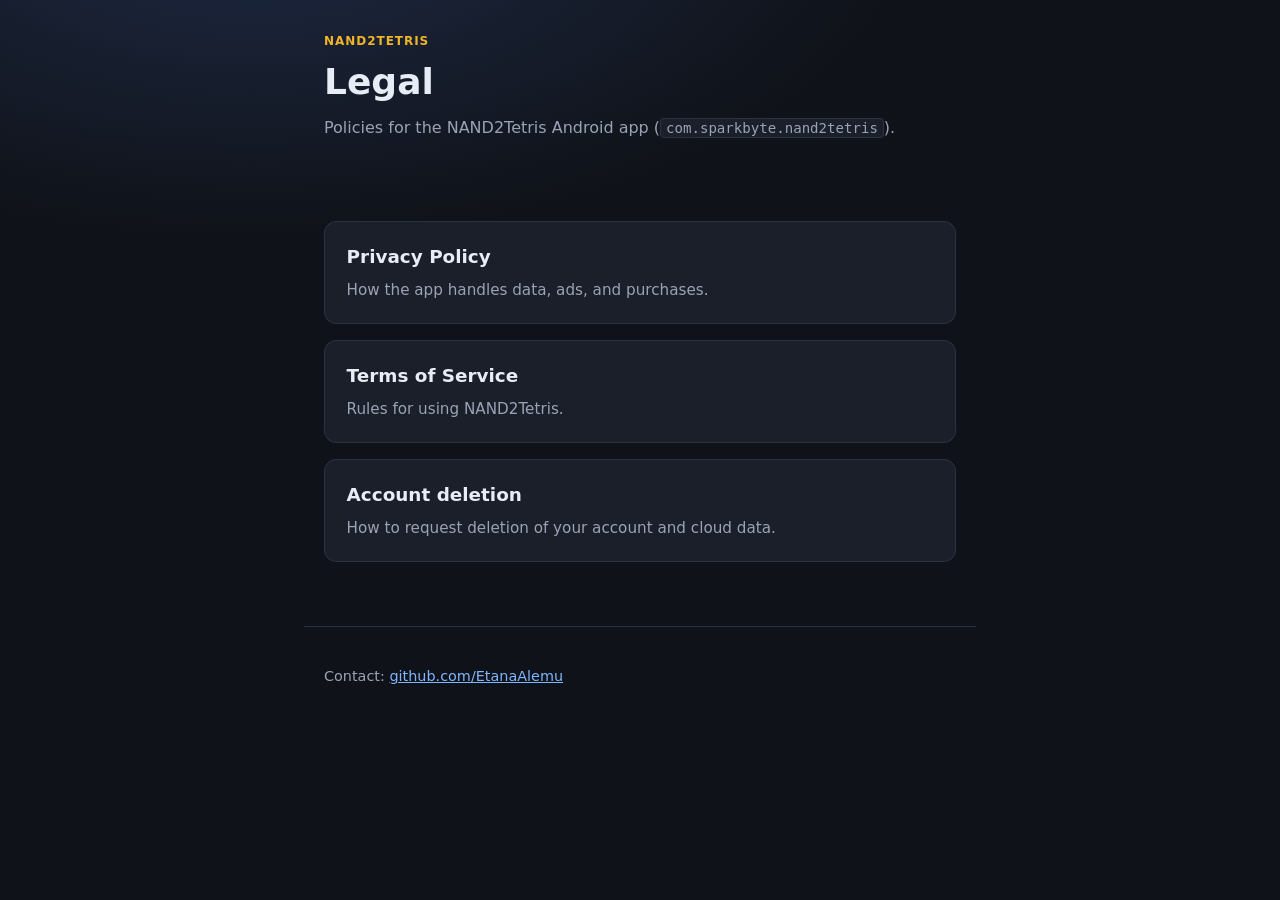
<file: index.html>
<!DOCTYPE html>
<html lang="en">
<head>
  <meta charset="utf-8" />
  <meta name="viewport" content="width=device-width, initial-scale=1" />
  <title>NAND2Tetris — Legal</title>
  <link rel="stylesheet" href="styles.css" />
</head>
<body>
  <header class="wrap">
    <p class="brand">NAND2Tetris</p>
    <h1>Legal</h1>
    <p class="lead">
      Policies for the NAND2Tetris Android app
      (<code>com.sparkbyte.nand2tetris</code>).
    </p>
  </header>
  <main class="wrap cards">
    <a class="card" href="privacy.html">
      <h2>Privacy Policy</h2>
      <p>How the app handles data, ads, and purchases.</p>
    </a>
    <a class="card" href="terms.html">
      <h2>Terms of Service</h2>
      <p>Rules for using NAND2Tetris.</p>
    </a>
    <a class="card" href="account-deletion.html">
      <h2>Account deletion</h2>
      <p>How to request deletion of your account and cloud data.</p>
    </a>
  </main>
  <footer class="wrap foot">
    <p>Contact: <a href="https://github.com/EtanaAlemu">github.com/EtanaAlemu</a></p>
  </footer>
</body>
</html>
</file>
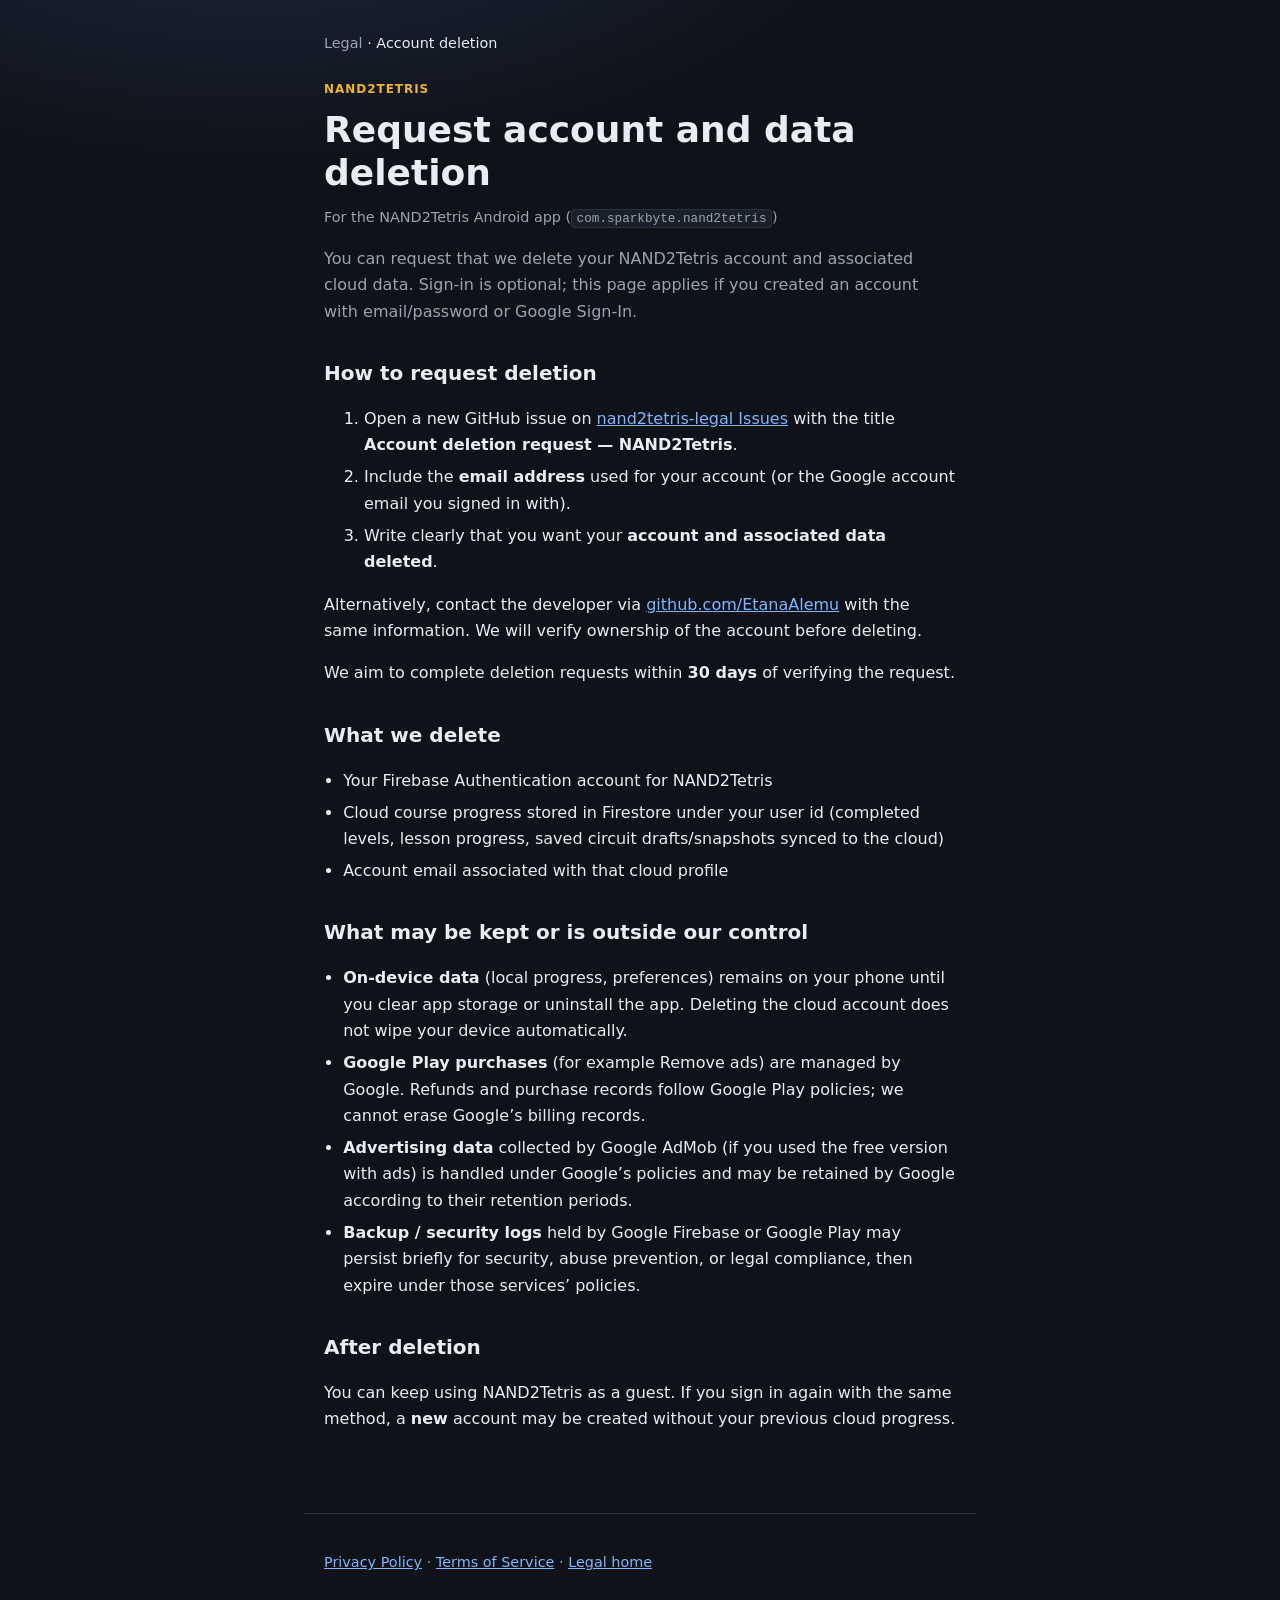
<file: account-deletion.html>
<!DOCTYPE html>
<html lang="en">
<head>
  <meta charset="utf-8" />
  <meta name="viewport" content="width=device-width, initial-scale=1" />
  <title>Account deletion — NAND2Tetris</title>
  <link rel="stylesheet" href="styles.css" />
</head>
<body>
  <article class="wrap">
    <nav class="crumbs"><a href="index.html">Legal</a> · Account deletion</nav>
    <p class="brand">NAND2Tetris</p>
    <h1>Request account and data deletion</h1>
    <p class="meta">For the NAND2Tetris Android app (<code>com.sparkbyte.nand2tetris</code>)</p>
    <p class="lead">
      You can request that we delete your NAND2Tetris account and associated
      cloud data. Sign-in is optional; this page applies if you created an
      account with email/password or Google Sign-In.
    </p>

    <h2>How to request deletion</h2>
    <ol>
      <li>
        Open a new GitHub issue on
        <a href="https://github.com/EtanaAlemu/nand2tetris-legal/issues/new?title=Account%20deletion%20request%20%E2%80%94%20NAND2Tetris&amp;body=App%3A%20NAND2Tetris%20(com.sparkbyte.nand2tetris)%0AAccount%20email%3A%20%0AGoogle%20account%20used%20to%20sign%20in%20(if%20any)%3A%20%0ARequest%3A%20Please%20delete%20my%20account%20and%20associated%20cloud%20data.%0A">nand2tetris-legal Issues</a>
        with the title <strong>Account deletion request — NAND2Tetris</strong>.
      </li>
      <li>
        Include the <strong>email address</strong> used for your account (or the
        Google account email you signed in with).
      </li>
      <li>
        Write clearly that you want your <strong>account and associated data
        deleted</strong>.
      </li>
    </ol>
    <p>
      Alternatively, contact the developer via
      <a href="https://github.com/EtanaAlemu">github.com/EtanaAlemu</a> with the
      same information. We will verify ownership of the account before deleting.
    </p>
    <p>
      We aim to complete deletion requests within <strong>30 days</strong> of
      verifying the request.
    </p>

    <h2>What we delete</h2>
    <ul>
      <li>Your Firebase Authentication account for NAND2Tetris</li>
      <li>
        Cloud course progress stored in Firestore under your user id
        (completed levels, lesson progress, saved circuit drafts/snapshots synced
        to the cloud)
      </li>
      <li>Account email associated with that cloud profile</li>
    </ul>

    <h2>What may be kept or is outside our control</h2>
    <ul>
      <li>
        <strong>On-device data</strong> (local progress, preferences) remains on
        your phone until you clear app storage or uninstall the app. Deleting
        the cloud account does not wipe your device automatically.
      </li>
      <li>
        <strong>Google Play purchases</strong> (for example Remove ads) are
        managed by Google. Refunds and purchase records follow Google Play
        policies; we cannot erase Google’s billing records.
      </li>
      <li>
        <strong>Advertising data</strong> collected by Google AdMob (if you used
        the free version with ads) is handled under Google’s policies and may be
        retained by Google according to their retention periods.
      </li>
      <li>
        <strong>Backup / security logs</strong> held by Google Firebase or
        Google Play may persist briefly for security, abuse prevention, or legal
        compliance, then expire under those services’ policies.
      </li>
    </ul>

    <h2>After deletion</h2>
    <p>
      You can keep using NAND2Tetris as a guest. If you sign in again with the
      same method, a <strong>new</strong> account may be created without your
      previous cloud progress.
    </p>
  </article>
  <footer class="wrap foot">
    <p>
      <a href="privacy.html">Privacy Policy</a> ·
      <a href="terms.html">Terms of Service</a> ·
      <a href="index.html">Legal home</a>
    </p>
  </footer>
</body>
</html>
</file>
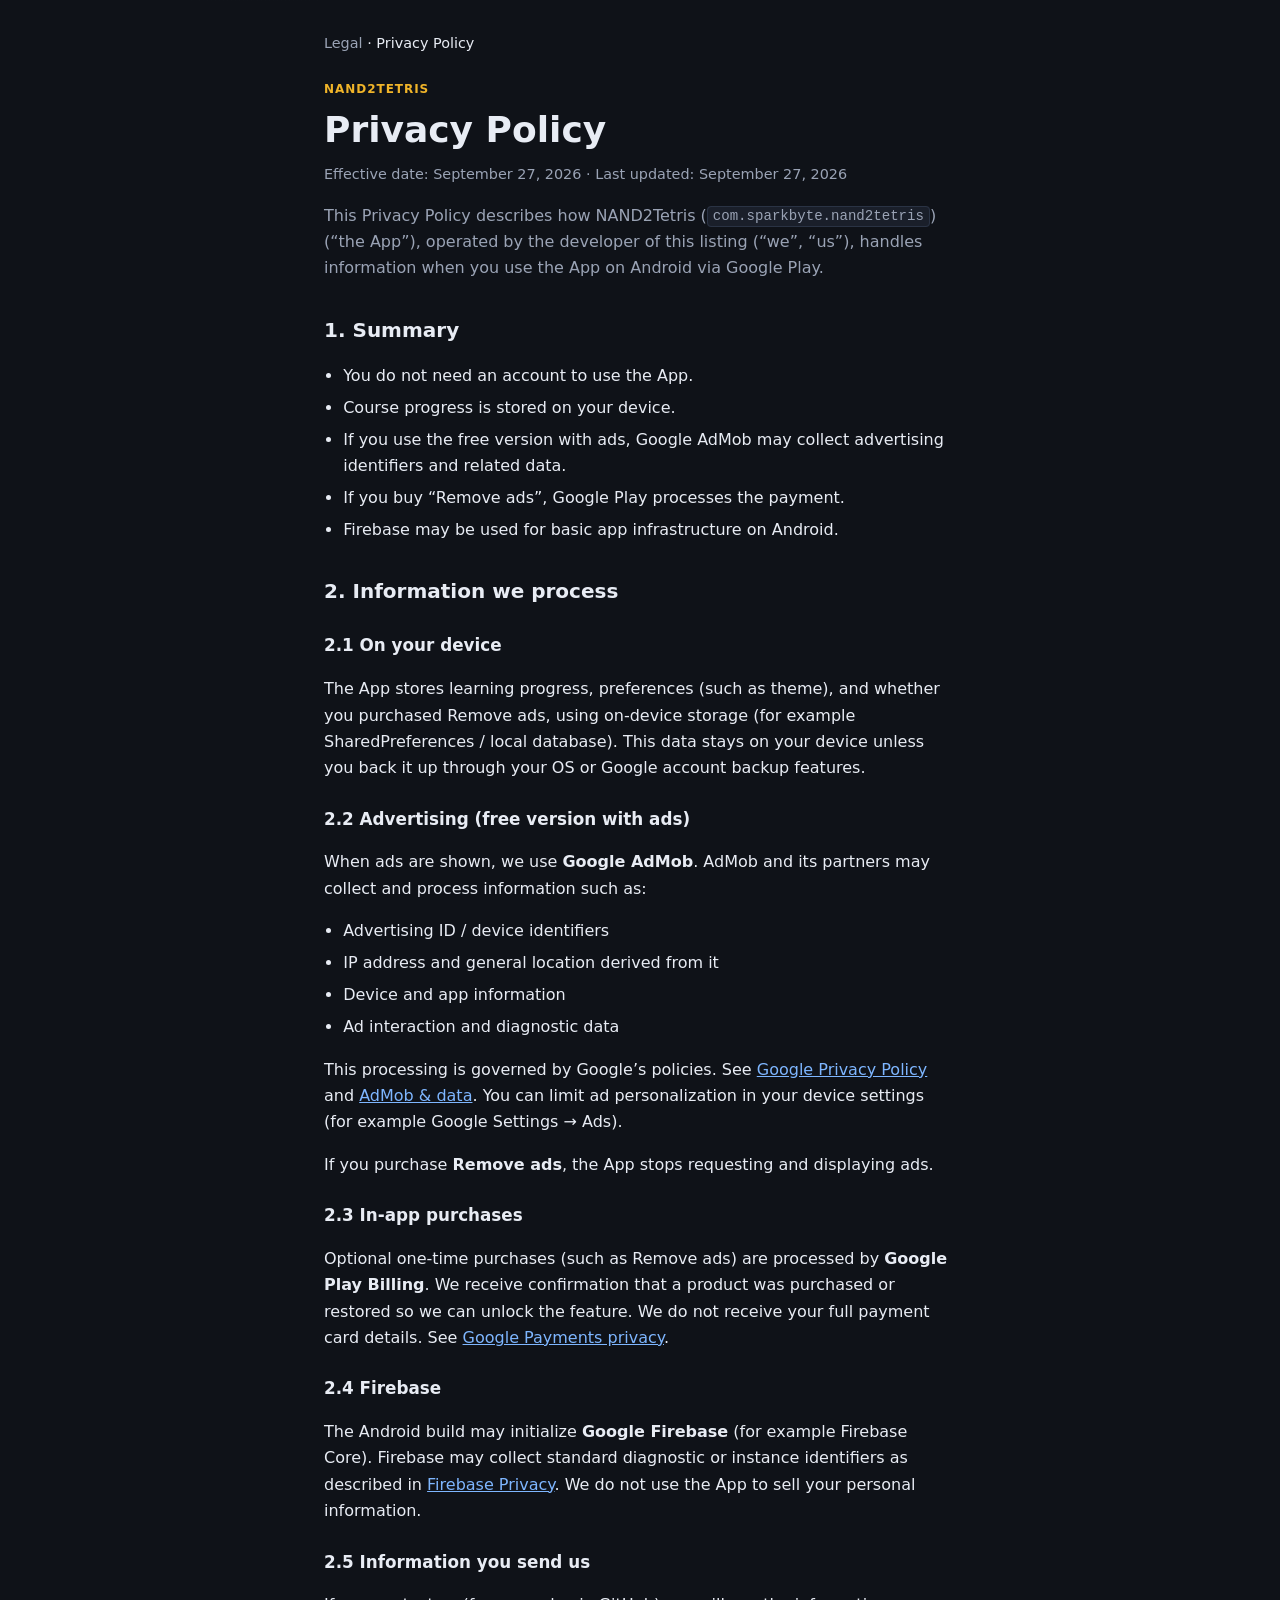
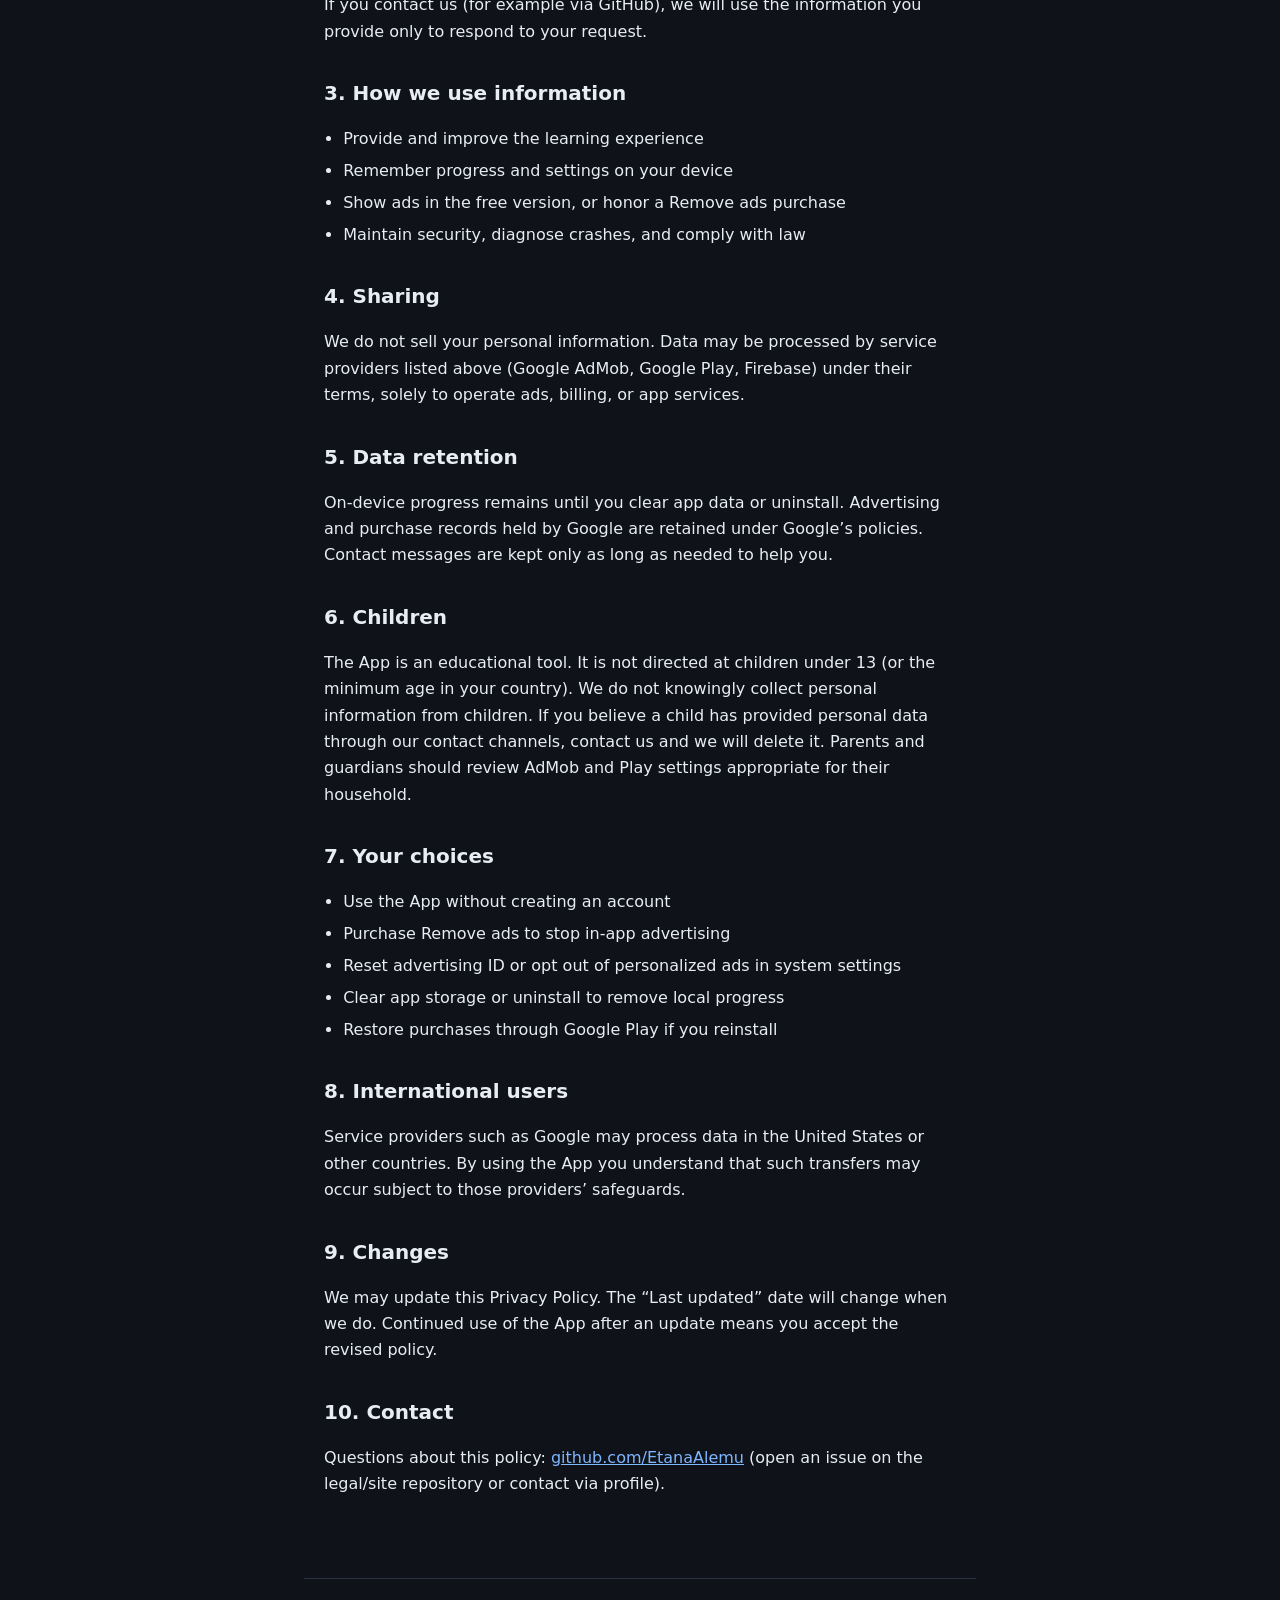
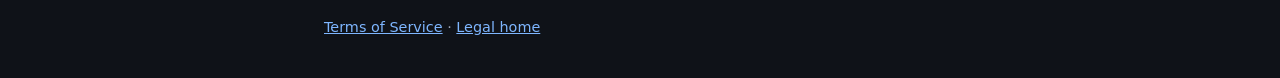
<file: privacy.html>
<!DOCTYPE html>
<html lang="en">
<head>
  <meta charset="utf-8" />
  <meta name="viewport" content="width=device-width, initial-scale=1" />
  <title>Privacy Policy — NAND2Tetris</title>
  <link rel="stylesheet" href="styles.css" />
</head>
<body>
  <article class="wrap">
    <nav class="crumbs"><a href="index.html">Legal</a> · Privacy Policy</nav>
    <p class="brand">NAND2Tetris</p>
    <h1>Privacy Policy</h1>
    <p class="meta">Effective date: September 27, 2026 · Last updated: September 27, 2026</p>
    <p class="lead">
      This Privacy Policy describes how NAND2Tetris
      (<code>com.sparkbyte.nand2tetris</code>) (“the App”), operated by the
      developer of this listing (“we”, “us”), handles information when you use
      the App on Android via Google Play.
    </p>

    <h2>1. Summary</h2>
    <ul>
      <li>You do not need an account to use the App.</li>
      <li>Course progress is stored on your device.</li>
      <li>If you use the free version with ads, Google AdMob may collect advertising identifiers and related data.</li>
      <li>If you buy “Remove ads”, Google Play processes the payment.</li>
      <li>Firebase may be used for basic app infrastructure on Android.</li>
    </ul>

    <h2>2. Information we process</h2>
    <h3>2.1 On your device</h3>
    <p>
      The App stores learning progress, preferences (such as theme), and whether
      you purchased Remove ads, using on-device storage (for example SharedPreferences
      / local database). This data stays on your device unless you back it up
      through your OS or Google account backup features.
    </p>

    <h3>2.2 Advertising (free version with ads)</h3>
    <p>
      When ads are shown, we use <strong>Google AdMob</strong>. AdMob and its
      partners may collect and process information such as:
    </p>
    <ul>
      <li>Advertising ID / device identifiers</li>
      <li>IP address and general location derived from it</li>
      <li>Device and app information</li>
      <li>Ad interaction and diagnostic data</li>
    </ul>
    <p>
      This processing is governed by Google’s policies. See
      <a href="https://policies.google.com/privacy" rel="noopener">Google Privacy Policy</a>
      and
      <a href="https://support.google.com/admob/answer/6128543" rel="noopener">AdMob &amp; data</a>.
      You can limit ad personalization in your device settings (for example
      Google Settings → Ads).
    </p>
    <p>
      If you purchase <strong>Remove ads</strong>, the App stops requesting and
      displaying ads.
    </p>

    <h3>2.3 In-app purchases</h3>
    <p>
      Optional one-time purchases (such as Remove ads) are processed by
      <strong>Google Play Billing</strong>. We receive confirmation that a
      product was purchased or restored so we can unlock the feature. We do not
      receive your full payment card details. See
      <a href="https://payments.google.com/payments/apis-secure/u/0/get_legal_document?ldo=0&amp;ldt=privacynotice" rel="noopener">Google Payments privacy</a>.
    </p>

    <h3>2.4 Firebase</h3>
    <p>
      The Android build may initialize <strong>Google Firebase</strong> (for
      example Firebase Core). Firebase may collect standard diagnostic or
      instance identifiers as described in
      <a href="https://firebase.google.com/support/privacy" rel="noopener">Firebase Privacy</a>.
      We do not use the App to sell your personal information.
    </p>

    <h3>2.5 Information you send us</h3>
    <p>
      If you contact us (for example via GitHub), we will use the information you
      provide only to respond to your request.
    </p>

    <h2>3. How we use information</h2>
    <ul>
      <li>Provide and improve the learning experience</li>
      <li>Remember progress and settings on your device</li>
      <li>Show ads in the free version, or honor a Remove ads purchase</li>
      <li>Maintain security, diagnose crashes, and comply with law</li>
    </ul>

    <h2>4. Sharing</h2>
    <p>
      We do not sell your personal information. Data may be processed by service
      providers listed above (Google AdMob, Google Play, Firebase) under their
      terms, solely to operate ads, billing, or app services.
    </p>

    <h2>5. Data retention</h2>
    <p>
      On-device progress remains until you clear app data or uninstall.
      Advertising and purchase records held by Google are retained under Google’s
      policies. Contact messages are kept only as long as needed to help you.
    </p>

    <h2>6. Children</h2>
    <p>
      The App is an educational tool. It is not directed at children under 13
      (or the minimum age in your country). We do not knowingly collect personal
      information from children. If you believe a child has provided personal
      data through our contact channels, contact us and we will delete it.
      Parents and guardians should review AdMob and Play settings appropriate for
      their household.
    </p>

    <h2>7. Your choices</h2>
    <ul>
      <li>Use the App without creating an account</li>
      <li>Purchase Remove ads to stop in-app advertising</li>
      <li>Reset advertising ID or opt out of personalized ads in system settings</li>
      <li>Clear app storage or uninstall to remove local progress</li>
      <li>Restore purchases through Google Play if you reinstall</li>
    </ul>

    <h2>8. International users</h2>
    <p>
      Service providers such as Google may process data in the United States or
      other countries. By using the App you understand that such transfers may
      occur subject to those providers’ safeguards.
    </p>

    <h2>9. Changes</h2>
    <p>
      We may update this Privacy Policy. The “Last updated” date will change when
      we do. Continued use of the App after an update means you accept the revised
      policy.
    </p>

    <h2>10. Contact</h2>
    <p>
      Questions about this policy:
      <a href="https://github.com/EtanaAlemu">github.com/EtanaAlemu</a>
      (open an issue on the legal/site repository or contact via profile).
    </p>
  </article>
  <footer class="wrap foot">
    <p><a href="terms.html">Terms of Service</a> · <a href="index.html">Legal home</a></p>
  </footer>
</body>
</html>
</file>
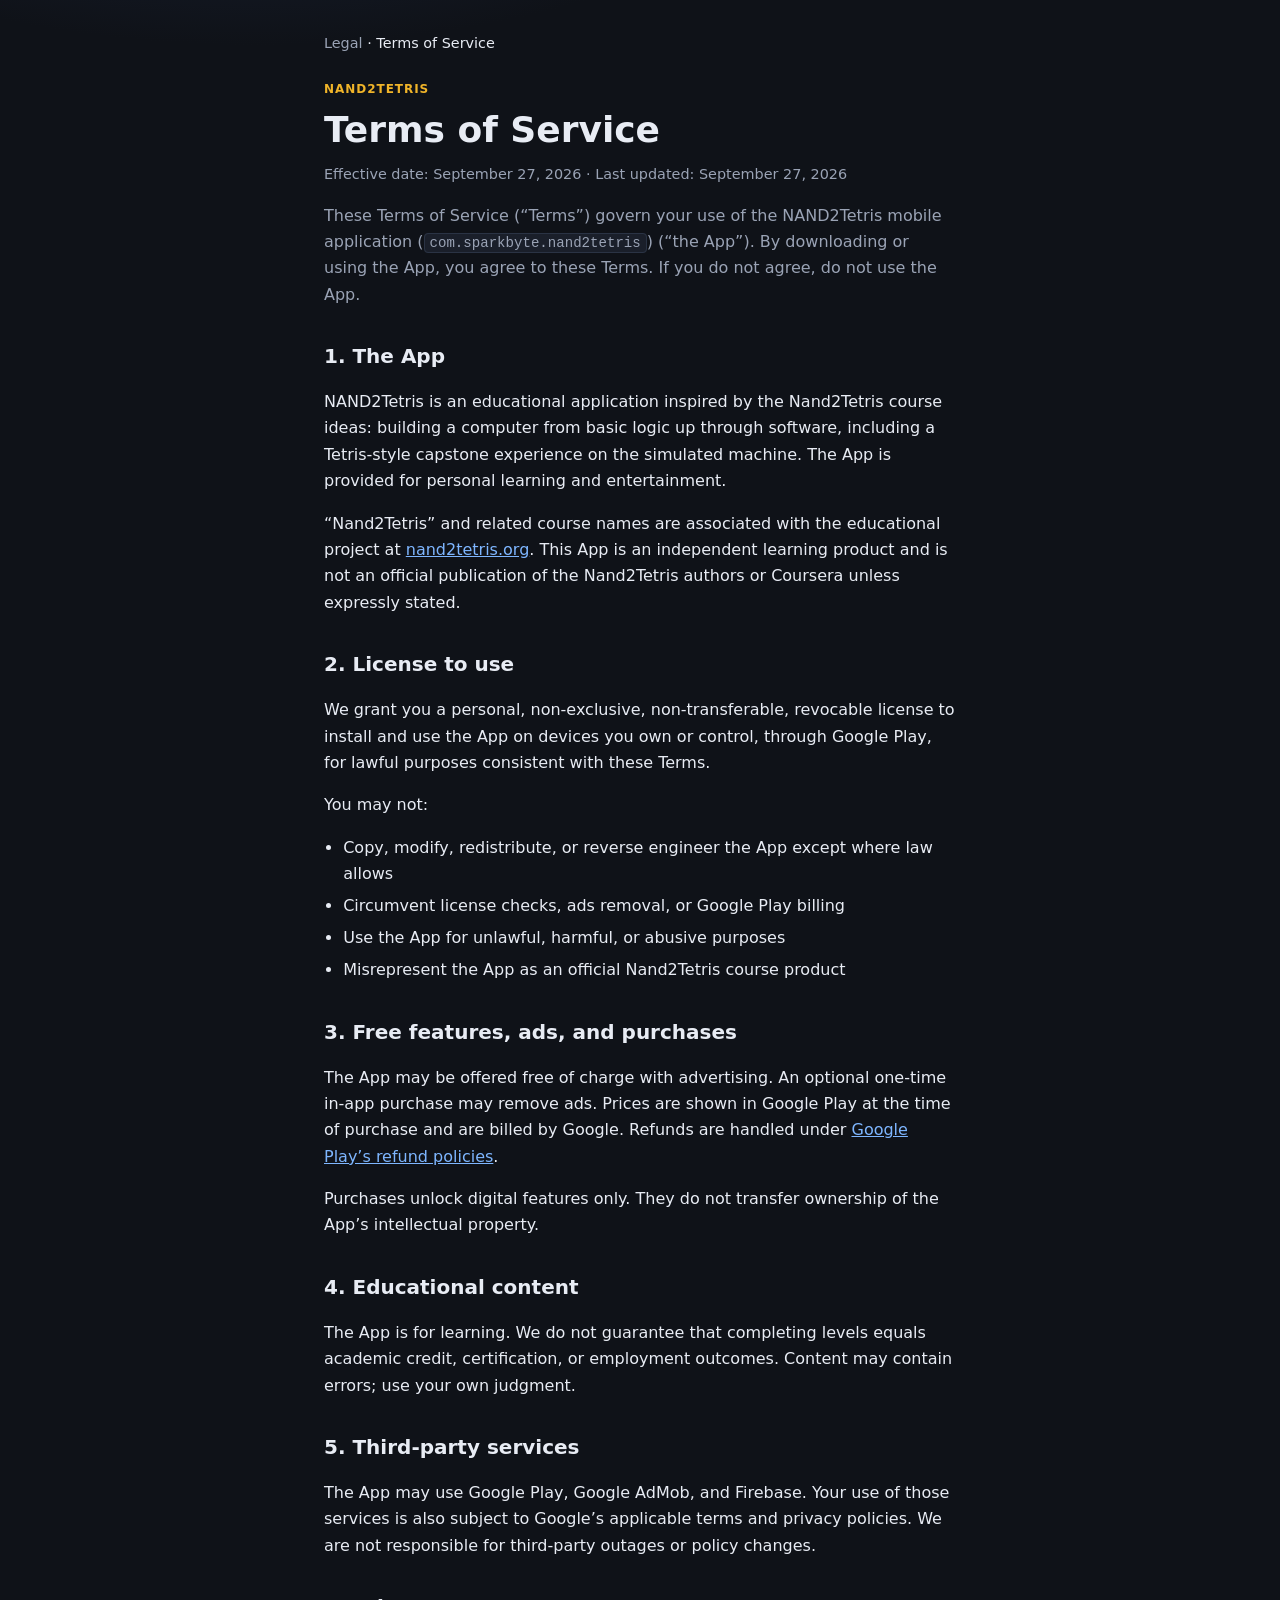
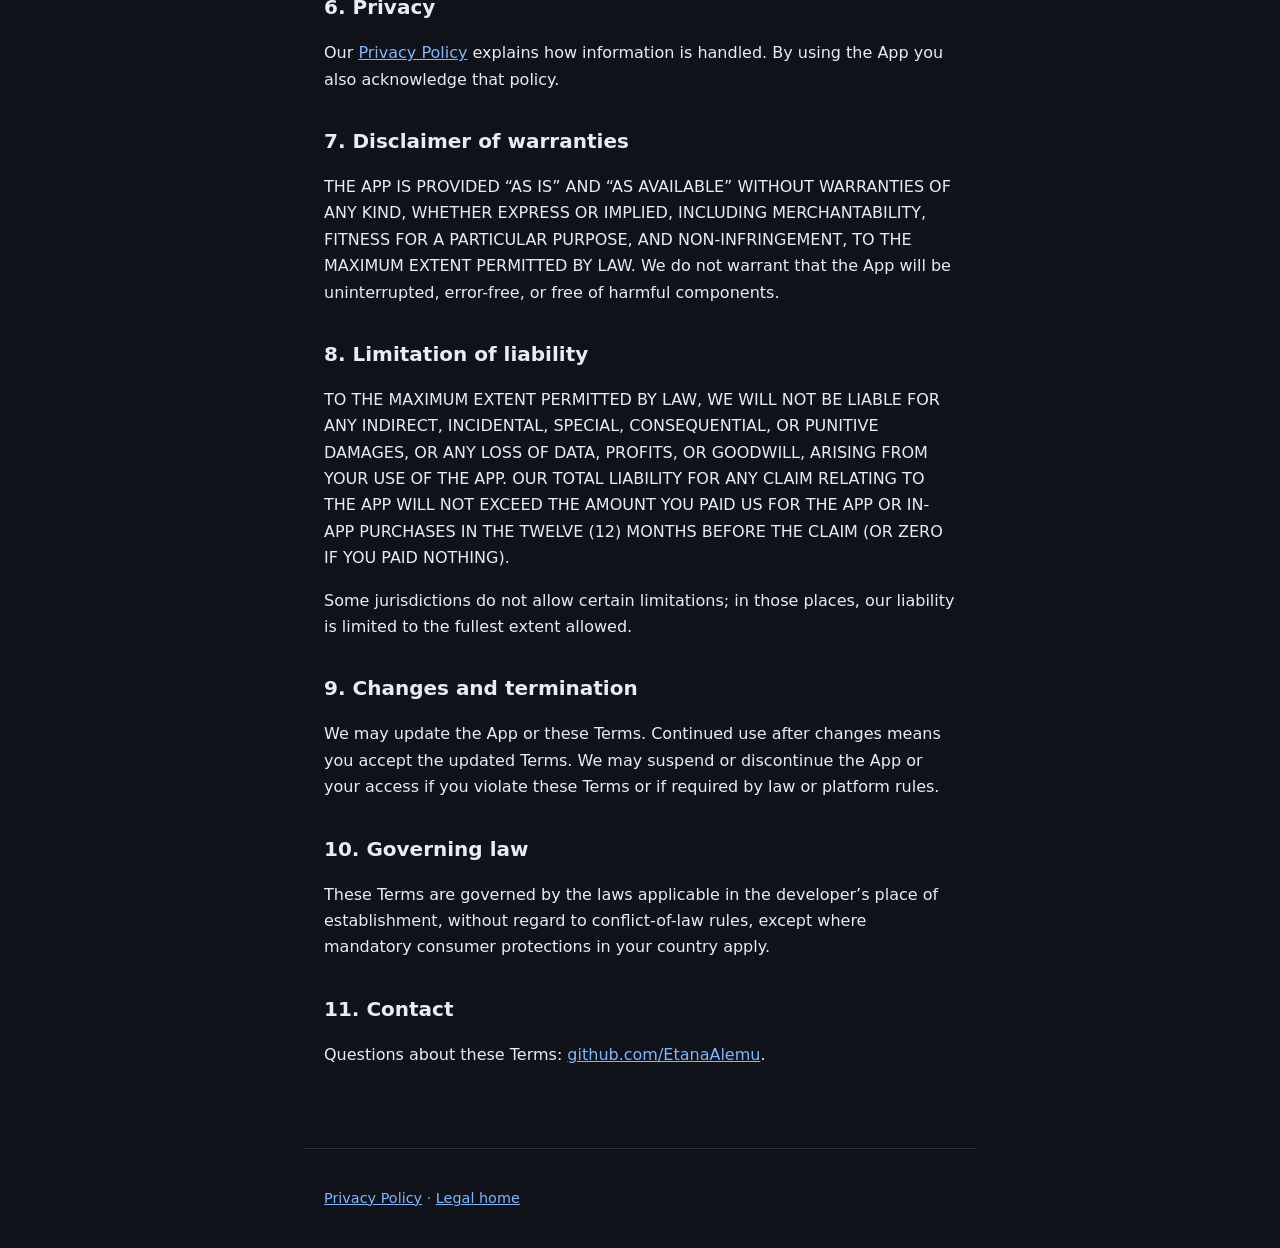
<file: terms.html>
<!DOCTYPE html>
<html lang="en">
<head>
  <meta charset="utf-8" />
  <meta name="viewport" content="width=device-width, initial-scale=1" />
  <title>Terms of Service — NAND2Tetris</title>
  <link rel="stylesheet" href="styles.css" />
</head>
<body>
  <article class="wrap">
    <nav class="crumbs"><a href="index.html">Legal</a> · Terms of Service</nav>
    <p class="brand">NAND2Tetris</p>
    <h1>Terms of Service</h1>
    <p class="meta">Effective date: September 27, 2026 · Last updated: September 27, 2026</p>
    <p class="lead">
      These Terms of Service (“Terms”) govern your use of the NAND2Tetris mobile
      application (<code>com.sparkbyte.nand2tetris</code>) (“the App”). By
      downloading or using the App, you agree to these Terms. If you do not
      agree, do not use the App.
    </p>

    <h2>1. The App</h2>
    <p>
      NAND2Tetris is an educational application inspired by the Nand2Tetris
      course ideas: building a computer from basic logic up through software,
      including a Tetris-style capstone experience on the simulated machine.
      The App is provided for personal learning and entertainment.
    </p>
    <p>
      “Nand2Tetris” and related course names are associated with the educational
      project at
      <a href="https://www.nand2tetris.org/" rel="noopener">nand2tetris.org</a>.
      This App is an independent learning product and is not an official
      publication of the Nand2Tetris authors or Coursera unless expressly stated.
    </p>

    <h2>2. License to use</h2>
    <p>
      We grant you a personal, non-exclusive, non-transferable, revocable license
      to install and use the App on devices you own or control, through Google
      Play, for lawful purposes consistent with these Terms.
    </p>
    <p>You may not:</p>
    <ul>
      <li>Copy, modify, redistribute, or reverse engineer the App except where law allows</li>
      <li>Circumvent license checks, ads removal, or Google Play billing</li>
      <li>Use the App for unlawful, harmful, or abusive purposes</li>
      <li>Misrepresent the App as an official Nand2Tetris course product</li>
    </ul>

    <h2>3. Free features, ads, and purchases</h2>
    <p>
      The App may be offered free of charge with advertising. An optional
      one-time in-app purchase may remove ads. Prices are shown in Google Play
      at the time of purchase and are billed by Google. Refunds are handled under
      <a href="https://support.google.com/googleplay/answer/2479637" rel="noopener">Google Play’s refund policies</a>.
    </p>
    <p>
      Purchases unlock digital features only. They do not transfer ownership of
      the App’s intellectual property.
    </p>

    <h2>4. Educational content</h2>
    <p>
      The App is for learning. We do not guarantee that completing levels equals
      academic credit, certification, or employment outcomes. Content may contain
      errors; use your own judgment.
    </p>

    <h2>5. Third-party services</h2>
    <p>
      The App may use Google Play, Google AdMob, and Firebase. Your use of those
      services is also subject to Google’s applicable terms and privacy policies.
      We are not responsible for third-party outages or policy changes.
    </p>

    <h2>6. Privacy</h2>
    <p>
      Our <a href="privacy.html">Privacy Policy</a> explains how information is
      handled. By using the App you also acknowledge that policy.
    </p>

    <h2>7. Disclaimer of warranties</h2>
    <p>
      THE APP IS PROVIDED “AS IS” AND “AS AVAILABLE” WITHOUT WARRANTIES OF ANY
      KIND, WHETHER EXPRESS OR IMPLIED, INCLUDING MERCHANTABILITY, FITNESS FOR A
      PARTICULAR PURPOSE, AND NON-INFRINGEMENT, TO THE MAXIMUM EXTENT PERMITTED
      BY LAW. We do not warrant that the App will be uninterrupted, error-free,
      or free of harmful components.
    </p>

    <h2>8. Limitation of liability</h2>
    <p>
      TO THE MAXIMUM EXTENT PERMITTED BY LAW, WE WILL NOT BE LIABLE FOR ANY
      INDIRECT, INCIDENTAL, SPECIAL, CONSEQUENTIAL, OR PUNITIVE DAMAGES, OR ANY
      LOSS OF DATA, PROFITS, OR GOODWILL, ARISING FROM YOUR USE OF THE APP. OUR
      TOTAL LIABILITY FOR ANY CLAIM RELATING TO THE APP WILL NOT EXCEED THE
      AMOUNT YOU PAID US FOR THE APP OR IN-APP PURCHASES IN THE TWELVE (12)
      MONTHS BEFORE THE CLAIM (OR ZERO IF YOU PAID NOTHING).
    </p>
    <p>
      Some jurisdictions do not allow certain limitations; in those places, our
      liability is limited to the fullest extent allowed.
    </p>

    <h2>9. Changes and termination</h2>
    <p>
      We may update the App or these Terms. Continued use after changes means
      you accept the updated Terms. We may suspend or discontinue the App or
      your access if you violate these Terms or if required by law or platform
      rules.
    </p>

    <h2>10. Governing law</h2>
    <p>
      These Terms are governed by the laws applicable in the developer’s place
      of establishment, without regard to conflict-of-law rules, except where
      mandatory consumer protections in your country apply.
    </p>

    <h2>11. Contact</h2>
    <p>
      Questions about these Terms:
      <a href="https://github.com/EtanaAlemu">github.com/EtanaAlemu</a>.
    </p>
  </article>
  <footer class="wrap foot">
    <p><a href="privacy.html">Privacy Policy</a> · <a href="index.html">Legal home</a></p>
  </footer>
</body>
</html>
</file>
<file: styles.css>
:root {
  --bg: #0f1218;
  --surface: #1a1f2a;
  --text: #e8ecf4;
  --muted: #9aa3b5;
  --accent: #f0b429;
  --link: #7eb6ff;
  --border: #2a3344;
  --max: 42rem;
}

* { box-sizing: border-box; }

body {
  margin: 0;
  font-family: "Segoe UI", system-ui, -apple-system, sans-serif;
  background: radial-gradient(1200px 600px at 20% -10%, #1e2a44 0%, var(--bg) 55%);
  color: var(--text);
  line-height: 1.65;
  min-height: 100vh;
}

.wrap {
  max-width: var(--max);
  margin: 0 auto;
  padding: 2rem 1.25rem;
}

.brand {
  letter-spacing: 0.08em;
  text-transform: uppercase;
  font-size: 0.75rem;
  color: var(--accent);
  margin: 0 0 0.5rem;
  font-weight: 700;
}

h1 {
  font-size: clamp(1.75rem, 4vw, 2.25rem);
  margin: 0 0 0.75rem;
  line-height: 1.2;
}

h2 {
  font-size: 1.25rem;
  margin: 2rem 0 0.75rem;
}

h3 {
  font-size: 1.05rem;
  margin: 1.5rem 0 0.5rem;
}

.lead, .meta {
  color: var(--muted);
  margin: 0 0 1rem;
}

.meta { font-size: 0.9rem; }

a { color: var(--link); }
a:hover { text-decoration: underline; }

nav.crumbs {
  margin-bottom: 1.5rem;
  font-size: 0.9rem;
}

nav.crumbs a { color: var(--muted); text-decoration: none; }
nav.crumbs a:hover { color: var(--link); }

.cards {
  display: grid;
  gap: 1rem;
}

.card {
  display: block;
  background: var(--surface);
  border: 1px solid var(--border);
  border-radius: 12px;
  padding: 1.25rem 1.35rem;
  text-decoration: none;
  color: inherit;
  transition: border-color 0.15s ease, transform 0.15s ease;
}

.card:hover {
  border-color: var(--accent);
  transform: translateY(-1px);
  text-decoration: none;
}

.card h2 {
  margin: 0 0 0.35rem;
  font-size: 1.15rem;
  color: var(--text);
}

.card p {
  margin: 0;
  color: var(--muted);
  font-size: 0.95rem;
}

article p, article li { color: var(--text); }
article ul { padding-left: 1.2rem; }
article li { margin: 0.35rem 0; }

code {
  font-family: ui-monospace, SFMono-Regular, Menlo, Consolas, monospace;
  font-size: 0.88em;
  background: var(--surface);
  padding: 0.1em 0.35em;
  border-radius: 4px;
  border: 1px solid var(--border);
}

.foot {
  border-top: 1px solid var(--border);
  margin-top: 2rem;
  color: var(--muted);
  font-size: 0.9rem;
}

.foot p { margin: 0.35rem 0; }
</file>
